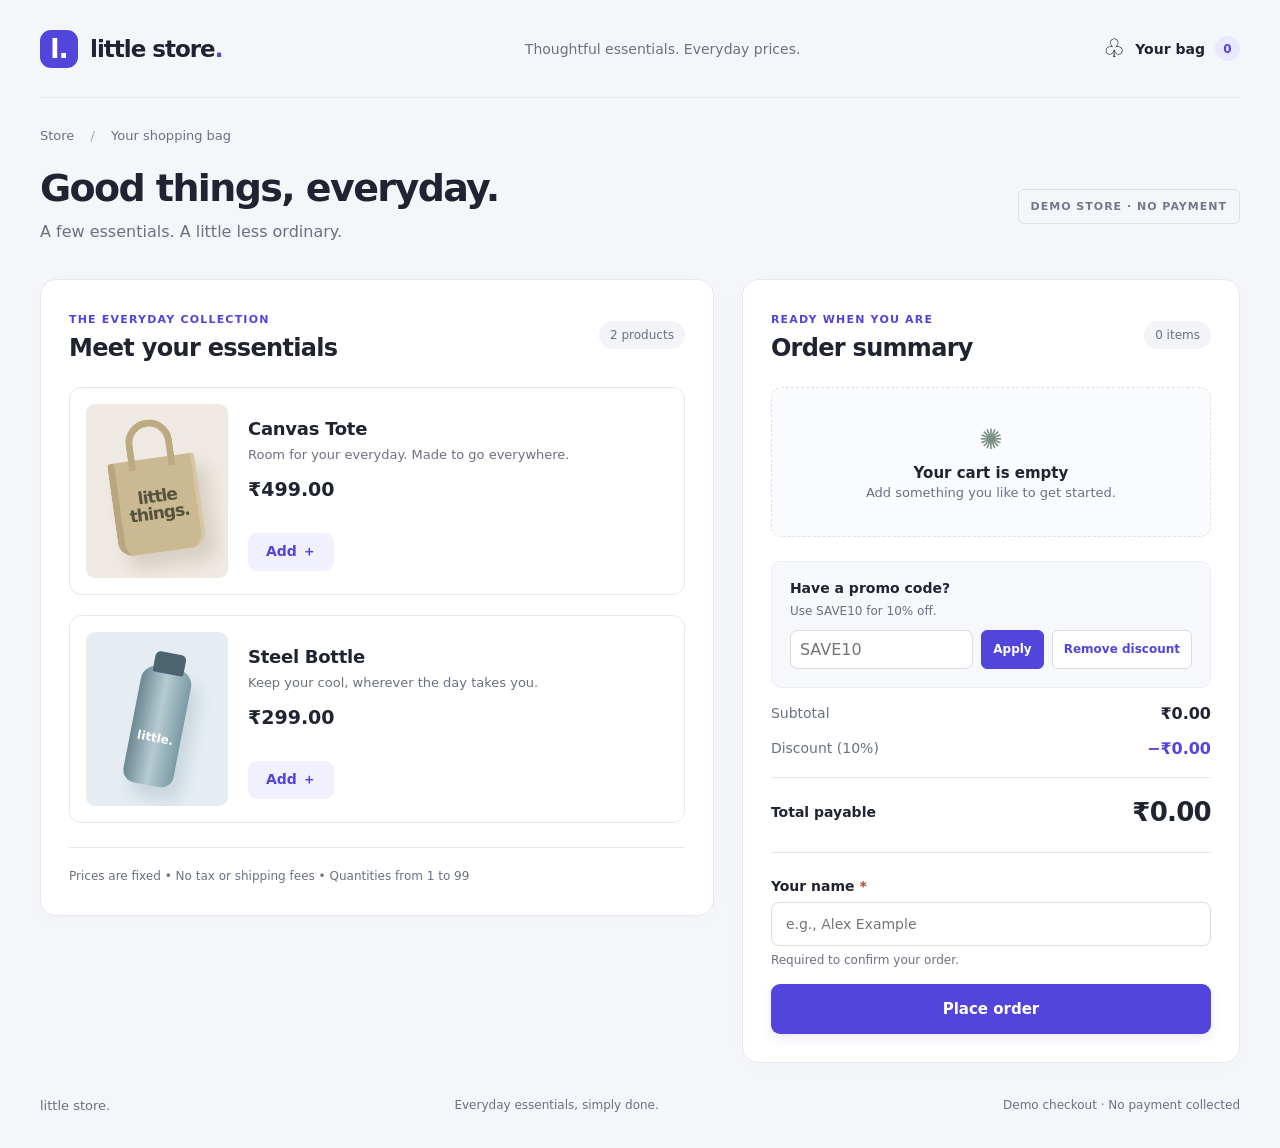
<file: index.html>
<!doctype html>
<html lang="en">
<head>
  <meta charset="UTF-8" />
  <meta name="viewport" content="width=device-width, initial-scale=1" />
  <meta name="description" content="A dependency-free demo checkout with browser tests." />
  <title>Mini Checkout — Browser Test Challenge</title>
  <link rel="stylesheet" href="styles.css" />
  <script defer src="app.js"></script>
</head>
<body>
  <main class="shell">
    <nav class="store-nav" aria-label="Store"><a tabindex="0" class="store-logo" href="index.html"><span class="logo-mark">l.</span> little store<span class="logo-dot">.</span></a><span class="nav-caption">Thoughtful essentials. Everyday prices.</span><a tabindex="0" class="bag-link" href="#checkout-title"><span aria-hidden="true">♧</span> Your bag <span id="header-count">0</span></a></nav>
    <header class="masthead"><div class="breadcrumb">Store <span>/</span> Your shopping bag</div><div class="intro-row"><div><h1>Good things, everyday.</h1><p class="subtitle">A few essentials. A little less ordinary.</p></div><span class="demo-tag">DEMO STORE · NO PAYMENT</span></div></header>
    <div class="layout">
      <section class="panel catalog" aria-labelledby="products-title">
        <div class="section-heading">
          <div>
            <span class="kicker">THE EVERYDAY COLLECTION</span>
            <h2 id="products-title">Meet your essentials</h2>
          </div>
          <span class="pill">2 products</span>
        </div>
        <div class="products" id="product-list">
          <article class="product" data-product="tote">
            <div class="product-art tote" aria-hidden="true"><div class="tote-drawing"><i></i><b>little<br>things.</b></div></div>
            <div class="product-details"><h3>Canvas Tote</h3><p>Room for your everyday. Made to go everywhere.</p><strong>₹499.00</strong></div>
            <button type="button" class="add-button" data-add="tote" aria-label="Add Canvas Tote to cart">Add <span aria-hidden="true">＋</span></button>
          </article>
          <article class="product" data-product="bottle">
            <div class="product-art bottle" aria-hidden="true"><div class="bottle-drawing"><i></i><b>little.</b></div></div>
            <div class="product-details"><h3>Steel Bottle</h3><p>Keep your cool, wherever the day takes you.</p><strong>₹299.00</strong></div>
            <button type="button" class="add-button" data-add="bottle" aria-label="Add Steel Bottle to cart">Add <span aria-hidden="true">＋</span></button>
          </article>
        </div>
        <p class="catalog-note">Prices are fixed • No tax or shipping fees • Quantities from 1 to 99</p>
      </section>

      <section class="panel checkout" aria-labelledby="checkout-title">
        <div class="section-heading">
          <div>
            <span class="kicker">READY WHEN YOU ARE</span>
            <h2 id="checkout-title">Order summary</h2>
          </div>
          <span class="item-counter" id="item-count" aria-live="polite">0 items</span>
        </div>
        <div id="empty-cart" class="empty-cart">
          <div class="empty-symbol" aria-hidden="true">✺</div>
          <p>Your cart is empty</p>
          <small>Add something you like to get started.</small>
        </div>
        <div id="cart-wrapper" hidden>
          <table class="cart-table" aria-label="Cart items">
            <thead><tr><th scope="col">Item</th><th scope="col">Qty</th><th scope="col">Line total</th><th scope="col"><span class="sr-only">Action</span></th></tr></thead>
            <tbody id="cart-rows"></tbody>
          </table>
        </div>
        <section id="discount-controls" aria-label="Discount code"><label for="promo-code">Have a promo code?</label><p class="field-help">Use SAVE10 for 10% off.</p><input id="promo-code" type="text" placeholder="SAVE10" /><button id="apply-discount" data-testid="apply-discount" type="button">Apply</button><button id="remove-discount" type="button">Remove discount</button><p id="promo-status" role="status"></p></section><div class="total-row"><span>Subtotal</span><strong id="subtotal"></strong></div><div class="total-row"><span>Discount (10%)</span><strong id="discount-amount"></strong></div><div class="total-row"><span>Total payable</span><strong id="order-total" data-testid="order-total" aria-live="polite">₹0.00</strong></div>
        <div class="checkout-divider"></div>
        <form id="checkout-form" novalidate>
          <label for="customer-name">Your name <span class="required">*</span></label>
          <input id="customer-name" data-testid="customer-name" name="customer-name" type="text" autocomplete="name" maxlength="80" placeholder="e.g., Alex Example" required aria-describedby="name-help" />
          <p id="name-help" class="field-help">Required to confirm your order.</p>
          <div id="validation-message" class="validation-message" role="alert" hidden></div>
          <button id="place-order" data-testid="place-order" type="submit" class="place-order">Place order</button>
        </form>
        <section id="order-confirmation" data-testid="order-confirmation" class="confirmation" role="status" aria-live="polite" hidden>
          <div class="confirmation-icon" aria-hidden="true">✓</div>
          <span class="receipt-badge">ORDER CONFIRMED</span><h3 tabindex="-1" id="confirmation-title">Order placed successfully!</h3>
          <p>Thanks, <span id="confirmed-name"></span>. Your order is confirmed.</p>
          <p class="reference-label">ORDER REFERENCE</p>
          <strong id="order-reference"></strong>
          <div class="receipt-items" id="confirmed-items" aria-label="Ordered items"></div><div class="receipt-row"><span>Subtotal</span><strong id="confirmed-subtotal"></strong></div><div class="receipt-row"><span id="confirmed-discount-label">Discount</span><strong id="confirmed-discount"></strong></div><p class="confirmation-total">Order total: <strong id="confirmed-total"></strong> <span class="not-paid">(demo only — no payment taken)</span></p>
          <p class="receipt-note">This is your demo order receipt. No payment was collected and no delivery will be arranged.</p><button id="new-order" type="button">Start a new order</button>
        </section>
      </section>
    </div>
    <footer>little store. <span>Everyday essentials, simply done.</span> <span>Demo checkout · No payment collected</span></footer>
  </main>
</body>
</html>
</file>
<file: styles.css>
:root{--bg:#f7f6f2;--panel:#fffefa;--ink:#262d2a;--muted:#6e746f;--line:#e7e7e0;--accent:#285d45;--accent-2:#e9f2ec;--warning:#9d352d;--warning-bg:#fff2ee;font-family:Inter,ui-sans-serif,system-ui,-apple-system,BlinkMacSystemFont,"Segoe UI",sans-serif;color:var(--ink);background:var(--bg)}
*{box-sizing:border-box}body{margin:0}button,input{font:inherit}button{cursor:pointer}button:focus-visible,input:focus-visible{outline:3px solid #66a985;outline-offset:3px}.shell{width:min(1120px,calc(100% - 40px));margin:0 auto}.masthead{padding:57px 0 32px}.brand{font-size:17px;font-weight:800;letter-spacing:-.035em}.brand-icon{color:var(--accent);margin-right:5px}.brand-suffix{color:var(--muted);font-size:13px;font-weight:500;margin-left:6px;letter-spacing:0}.eyebrow{margin-top:33px;color:var(--accent);font-size:11px;letter-spacing:.16em;font-weight:800}.masthead h1{font-size:clamp(32px,4.5vw,53px);letter-spacing:-.055em;line-height:1.08;margin:10px 0}.subtitle{color:var(--muted);line-height:1.6;margin:0;max-width:610px;font-size:15px}.layout{display:grid;grid-template-columns:minmax(0,1.06fr) minmax(400px,.94fr);gap:23px;align-items:start}.panel{background:var(--panel);border:1px solid var(--line);box-shadow:0 7px 32px rgba(34,40,35,.035);border-radius:17px;padding:28px}.section-heading{display:flex;justify-content:space-between;gap:12px;align-items:center;margin-bottom:25px}.kicker{font-size:10px;font-weight:800;color:var(--accent);letter-spacing:.16em}.section-heading h2{font-size:23px;letter-spacing:-.045em;margin:7px 0 0}.pill,.item-counter{color:var(--muted);background:#f3f3ed;padding:7px 11px;border-radius:99px;font-size:12px;white-space:nowrap}.products{display:grid;gap:17px}.product{display:flex;gap:17px;align-items:center;border:1px solid var(--line);padding:12px;border-radius:12px}.product-art{width:94px;height:100px;display:flex;align-items:center;justify-content:center;flex:none;border-radius:9px}.product-art span{font-size:43px}.tote{color:#7f684c;background:#e6ded1}.bottle{color:#547783;background:#dae9e8}.product-details{min-width:0;flex:1}.product-details h3{font-size:16px;margin:0 0 6px;letter-spacing:-.015em}.product-details p{font-size:12px;color:var(--muted);margin:0 0 14px}.product-details strong{font-size:16px}.add-button{border:1px solid #cbd9ce;border-radius:9px;color:var(--accent);background:#f8fbf8;font-weight:700;font-size:13px;padding:9px 11px;white-space:nowrap}.add-button:hover{background:var(--accent-2)}.catalog-note{font-size:12px;line-height:1.5;color:var(--muted);margin:20px 0 0}.empty-cart{min-height:155px;border:1px dashed #d4dad4;border-radius:10px;text-align:center;display:flex;flex-direction:column;align-items:center;justify-content:center}.empty-cart[hidden]{display:none}.empty-symbol{color:#7c9385;font-size:28px}.empty-cart p{font-size:14px;font-weight:750;margin:8px 0 3px}.empty-cart small{color:var(--muted);font-size:12px}.cart-table{width:100%;border-collapse:collapse;table-layout:auto}.cart-table th{text-align:left;font-size:10px;letter-spacing:.05em;text-transform:uppercase;color:var(--muted);font-weight:700;padding:0 3px 12px}.cart-table td{border-top:1px solid var(--line);padding:15px 3px;font-size:13px;vertical-align:middle}.cart-table td:first-child{font-weight:700}.cart-table td:nth-child(3),.cart-table th:nth-child(3){text-align:right;white-space:nowrap}.quantity-input{width:62px;border:1px solid #d7dcd7;border-radius:7px;padding:7px 4px 7px 8px;background:white}.remove-button{color:var(--warning);border:0;background:transparent;font-size:13px;text-decoration:underline;text-underline-offset:3px;padding:5px}.total-row{display:flex;justify-content:space-between;align-items:center;margin-top:22px;gap:15px}.total-row span{font-size:14px;font-weight:700}.total-row strong{font-size:25px;letter-spacing:-.035em}.checkout-divider{height:1px;background:var(--line);margin:25px 0}form label{display:block;font-size:13px;font-weight:750;margin-bottom:8px}.required{color:#a74b31}form input[type=text]{width:100%;border:1px solid #d7dcd7;padding:13px 14px;background:#fff;border-radius:8px;font-size:14px}form input[aria-invalid=true]{border-color:#bb4234}.field-help{margin:7px 0 17px;font-size:11px;color:var(--muted)}.validation-message{color:var(--warning);background:var(--warning-bg);border:1px solid #f4cec4;border-radius:8px;padding:12px 13px;font-size:13px;margin:14px 0}.validation-message[hidden]{display:none}.place-order{width:100%;border:0;background:var(--accent);color:white;border-radius:9px;padding:15px 16px;font-weight:750;font-size:14px;display:flex;justify-content:space-between;align-items:center}.place-order:hover:enabled{background:#1e4d37}button:disabled{cursor:not-allowed;opacity:.6}.confirmation{margin-top:22px;border:1px solid #cce0d1;border-radius:11px;background:#f0f8f1;padding:21px}.confirmation[hidden]{display:none}.confirmation-icon{border-radius:50%;width:37px;height:37px;display:grid;place-items:center;color:white;background:var(--accent);font-size:21px}.confirmation h3{font-size:19px;letter-spacing:-.02em;margin:11px 0 5px}.confirmation p{font-size:13px;line-height:1.6;margin:5px 0}.reference-label{margin-top:17px!important;font-size:10px!important;font-weight:800;letter-spacing:.09em;color:var(--muted)}#order-reference{display:inline-block;margin:3px 0 6px;font-size:16px;letter-spacing:.035em}.not-paid{font-size:11px;color:var(--muted)}footer{margin:25px 0 45px;text-align:center;color:#889089;font-size:10px;letter-spacing:.15em}.sr-only{position:absolute;width:1px;height:1px;padding:0;margin:-1px;overflow:hidden;clip:rect(0,0,0,0);white-space:nowrap;border:0}@media(max-width:830px){.layout{grid-template-columns:1fr}.masthead{padding-top:31px}}@media(max-width:480px){.shell{width:min(100% - 24px,1120px)}.panel{padding:18px}.product{gap:11px}.product-art{width:65px;height:85px}.product-art span{font-size:31px}.product-details h3{font-size:14px}.product-details p{font-size:11px}.add-button{padding:8px}.cart-table td{font-size:11px}.quantity-input{width:53px}}

:root{--bg:#f7f8fc;--panel:#fff;--accent:#4f46e5;--accent-2:#eef2ff}#discount-controls{margin-top:24px}#discount-controls input{padding:9px;border:1px solid #ddd;border-radius:8px;max-width:140px}#discount-controls button,.cart-table button{border:1px solid #ddd;border-radius:6px;padding:6px;background:#fff;color:var(--accent)}.quantity-input{width:48px}.cart-table td:nth-child(2){white-space:nowrap}.place-order:hover:enabled{background:#4338ca}@media(max-width:480px){.cart-table td{font-size:10px}.quantity-input{width:38px}.cart-table button{padding:4px}}

/* Storefront polish */
:root{--bg:#f5f6fa;--ink:#202331;--muted:#6b7082;--line:#e6e8ef;--accent:#5145dc;font-size:16px}
.shell{width:min(1200px,calc(100% - 64px))}.store-nav{height:98px;display:flex;align-items:center;justify-content:space-between;border-bottom:1px solid var(--line);gap:24px}.store-logo{display:flex;align-items:center;color:var(--ink);text-decoration:none;font-size:23px;font-weight:800;letter-spacing:-1px}.logo-mark{display:grid;place-items:center;width:38px;height:38px;background:var(--accent);color:white;border-radius:11px;margin-right:12px;font-size:27px}.logo-dot{color:var(--accent)}.nav-caption{font-size:14px;color:var(--muted)}.bag-link{display:flex;gap:10px;align-items:center;color:var(--ink);text-decoration:none;font-size:14px;font-weight:650}.bag-link>span:first-child{font-size:25px}.bag-link>span:last-child{display:grid;place-items:center;min-width:25px;height:25px;border-radius:50%;background:#eae8ff;color:var(--accent);font-size:12px}.masthead{padding:30px 0 34px}.breadcrumb{font-size:13px;color:var(--muted);margin-bottom:25px}.breadcrumb span{margin:0 12px;color:#a4a7b6}.intro-row{display:flex;justify-content:space-between;align-items:center;gap:20px}.masthead h1{font-size:38px;letter-spacing:-1.6px;margin:0 0 10px}.subtitle{font-size:16px}.demo-tag{font-size:11px;font-weight:650;letter-spacing:1px;color:#74788c;border:1px solid #dddfea;border-radius:6px;padding:10px 12px}.layout{grid-template-columns:minmax(0,1.15fr) minmax(430px,.85fr);gap:28px}.panel{padding:28px;border-radius:16px;box-shadow:0 4px 24px #20233104}.checkout{position:sticky;top:24px}.section-heading{margin-bottom:25px}.kicker{font-size:11px;letter-spacing:1.2px}.section-heading h2{font-size:24px;letter-spacing:-.7px}.pill,.item-counter{background:#f3f4f8;font-size:12px}.products{gap:20px}.product{position:relative;display:grid;grid-template-columns:142px 1fr;gap:20px;padding:16px;border-radius:12px}.product-art{width:142px;height:174px;grid-row:span 2;position:relative;overflow:hidden}.product-details h3{font-size:18px;margin-top:8px}.product-details p{font-size:13px;line-height:1.6;margin-bottom:12px}.product-details strong{font-size:19px}.add-button{justify-self:start;background:#f1f0ff;border:0;color:var(--accent);font-size:14px;padding:10px 18px}.tote{background:#eee9e2}.bottle{background:#e5edf2}.tote-drawing{position:relative;width:88px;height:94px;background:#cbb991;border-radius:3px 3px 15px 15px;transform:rotate(-8deg);box-shadow:9px 14px 15px #5a462327;margin-top:28px;border-left:7px solid #b9a67e;border-right:4px solid #d7c7a7}.tote-drawing i{position:absolute;border:7px solid #bda982;border-bottom:0;width:47px;height:49px;border-radius:30px 30px 0 0;left:14px;top:-39px}.tote-drawing b{display:block;font-size:17px;line-height:1;text-align:center;margin-top:30px;color:#55533e;letter-spacing:-1px}.bottle-drawing{position:relative;width:51px;height:119px;background:linear-gradient(90deg,#6c8893,#b5cbd0 50%,#7b9aa6);border-radius:15px 15px 13px 13px;transform:rotate(11deg);box-shadow:10px 12px 15px #25485a24;margin-top:16px}.bottle-drawing i{position:absolute;width:31px;height:21px;top:-15px;left:10px;background:#4b6470;border-radius:5px 5px 2px 2px}.bottle-drawing b{display:block;font-size:12px;color:#fff;text-align:center;margin-top:64px}.catalog-note{font-size:12px;line-height:1.8;border-top:1px solid var(--line);padding-top:18px;margin-top:24px}.empty-cart{background:#fafbfe;border-color:#dfe2ec;min-height:150px}.empty-cart p{font-size:15px}.empty-cart small{font-size:13px}#discount-controls{padding:18px;background:#f7f8fc;border:1px solid #eceef5;border-radius:10px;display:flex;flex-wrap:wrap;gap:8px}#discount-controls label{font-size:14px;font-weight:700;width:100%}#discount-controls .field-help{width:100%;margin:0 0 4px;font-size:12px}#discount-controls input{flex:1;min-width:70px;max-width:none;width:100px;background:#fff}#discount-controls button{font-size:12px;padding:9px 11px;font-weight:600}#apply-discount{background:var(--accent)!important;color:#fff!important;border-color:var(--accent)!important}#promo-status{width:100%;margin:0;font-size:12px;color:var(--accent)}#promo-status:empty{display:none}.total-row{margin-top:16px}.total-row span{font-size:14px;font-weight:500;color:var(--muted)}.total-row strong{font-size:16px;letter-spacing:0}.total-row:has(#order-total){border-top:1px solid var(--line);padding-top:19px;margin-top:19px}.total-row:has(#order-total) span{font-weight:700;color:var(--ink)}#order-total{font-size:26px;letter-spacing:-.7px}#discount-amount{color:var(--accent)}form label{font-size:14px}.field-help{font-size:12px}.place-order{justify-content:center;font-size:15px;min-height:50px;box-shadow:0 4px 10px #5145dc20}.cart-table td{font-size:12px}.quantity-input{appearance:textfield;text-align:center;padding:6px 0;width:33px;border:0}.quantity-input::-webkit-inner-spin-button{appearance:none}.cart-table td:nth-child(2){white-space:nowrap}.cart-table button{min-width:24px}.cart-table .remove-button{font-size:11px;border:0;color:var(--muted)}footer{display:flex;justify-content:space-between;gap:15px;text-align:left;font-size:13px;letter-spacing:0;color:var(--muted);margin:35px 0}footer span{font-size:12px}
@media(max-width:980px){.layout{grid-template-columns:1fr}.checkout{position:static}.products{grid-template-columns:1fr 1fr}.product{grid-template-columns:1fr}.product-art{width:100%;height:180px;grid-row:auto}.nav-caption{display:none}}
@media(max-width:600px){.shell{width:calc(100% - 32px)}.store-nav{height:78px}.store-logo{font-size:20px}.logo-mark{width:32px;height:32px}.bag-link{font-size:12px}.masthead{padding:24px 0}.masthead h1{font-size:30px}.intro-row{display:block}.demo-tag{display:inline-block;margin-top:16px}.panel{padding:20px}.products{grid-template-columns:1fr}.product{grid-template-columns:105px 1fr;gap:15px}.product-art{width:105px;height:155px;grid-row:span 2}.product-details h3{font-size:16px}.product-details p{font-size:12px}.product-details strong{font-size:17px}.section-heading h2{font-size:22px}.cart-table td{font-size:11px}.cart-table th{font-size:10px}footer{flex-wrap:wrap}footer span:last-child{width:100%}}

.confirmation{background:#fff;border:1px solid #d9d5fa;padding:26px;margin-top:26px;box-shadow:0 8px 28px #5145dc0a}.confirmation-icon{width:52px;height:52px;background:#e9f7ef;color:#218454;font-size:28px;margin-bottom:16px}.receipt-badge{font-size:11px;letter-spacing:1.3px;font-weight:750;color:#218454}.confirmation h3{font-size:24px;line-height:1.2;margin:10px 0}.confirmation>p{font-size:14px;color:var(--muted)}#order-reference{background:#f5f4fb;padding:10px 12px;border-radius:6px;font-size:14px;overflow-wrap:anywhere}.receipt-items{padding:18px 0;margin:16px 0;border-top:1px dashed #dedee8;border-bottom:1px dashed #dedee8}.receipt-row{display:flex;justify-content:space-between;gap:16px;font-size:14px;margin:12px 0}.receipt-row span{color:var(--muted)}.receipt-row strong{white-space:nowrap}.confirmation .confirmation-total{border-top:1px solid var(--line);padding-top:18px;margin-top:18px;font-size:16px;color:var(--ink)}#confirmed-total{font-size:24px;display:block;margin-top:6px;color:var(--accent)}.confirmation .receipt-note{font-size:12px;line-height:1.7;margin:18px 0}#new-order{width:100%;border:1px solid #d9d5fa;border-radius:8px;padding:13px;background:#f1f0ff;color:var(--accent);font-weight:700}#new-order:hover{background:#e7e4ff}
</file>
